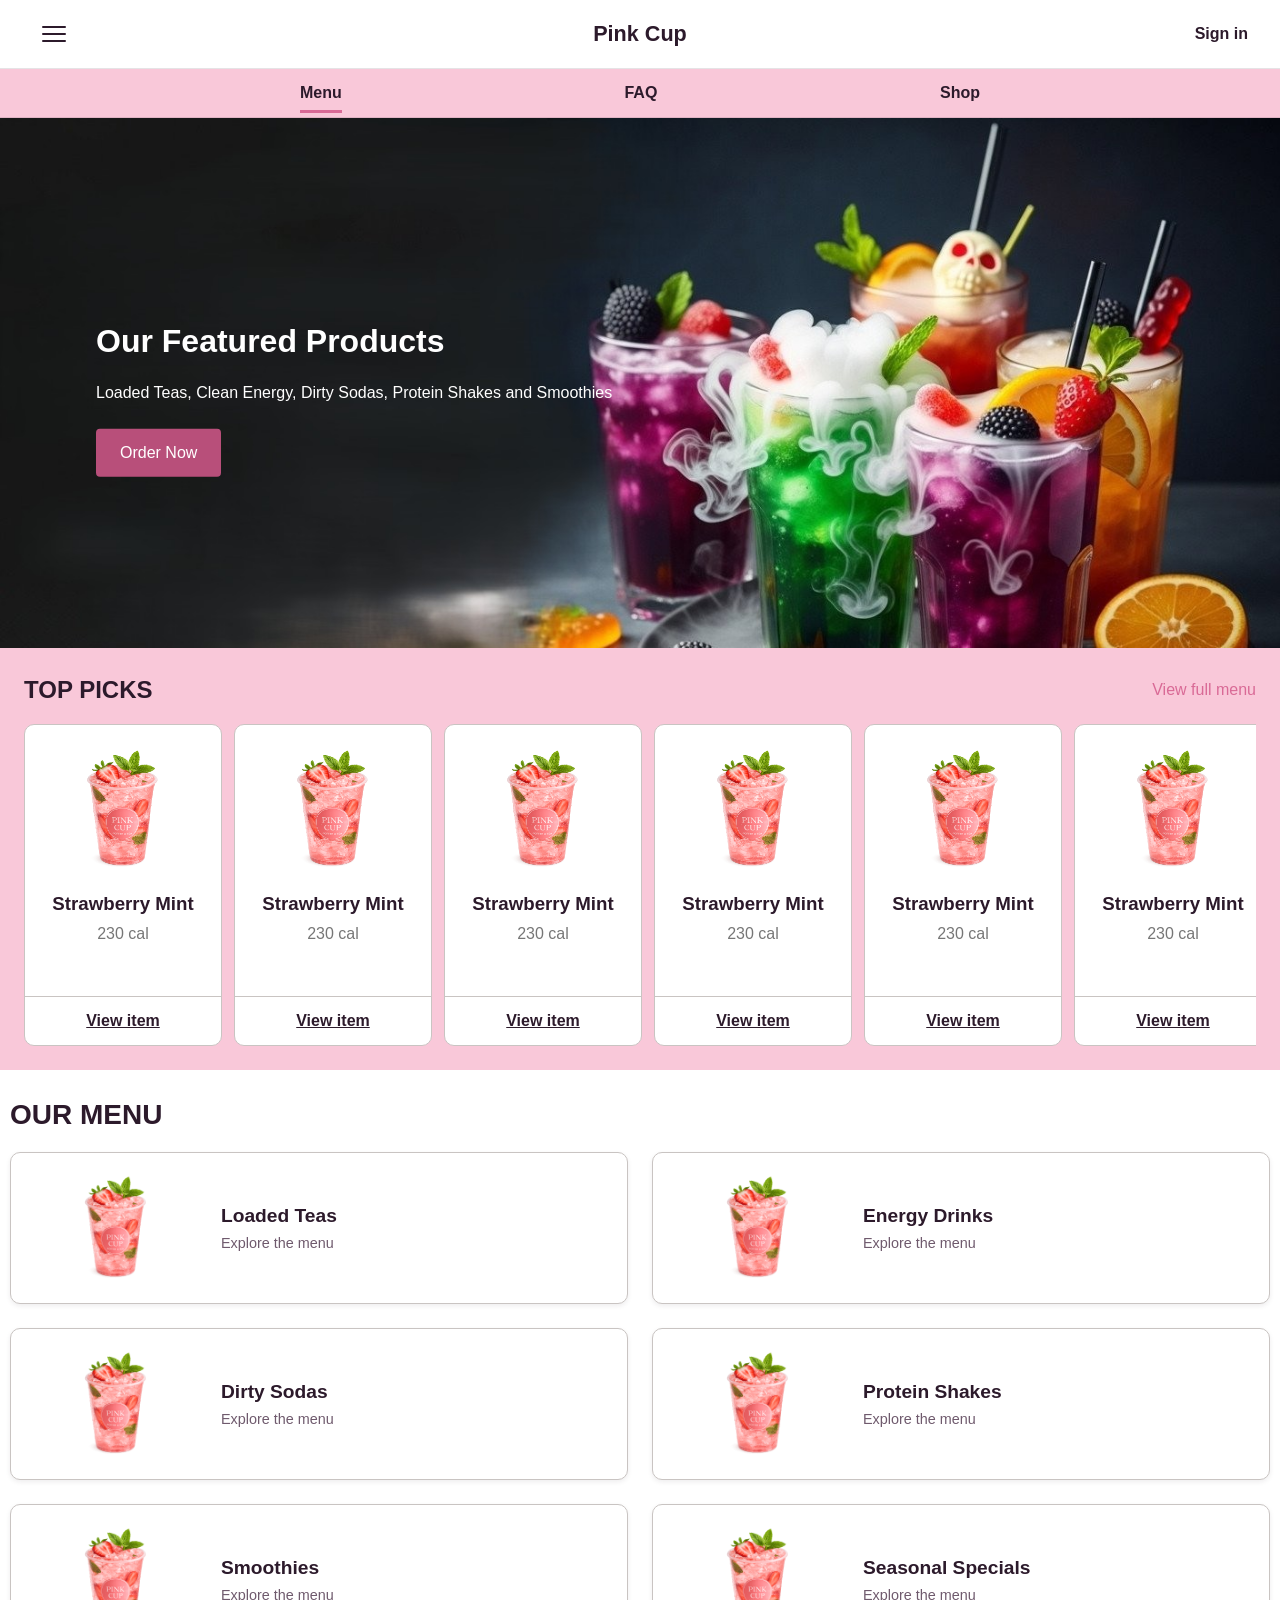
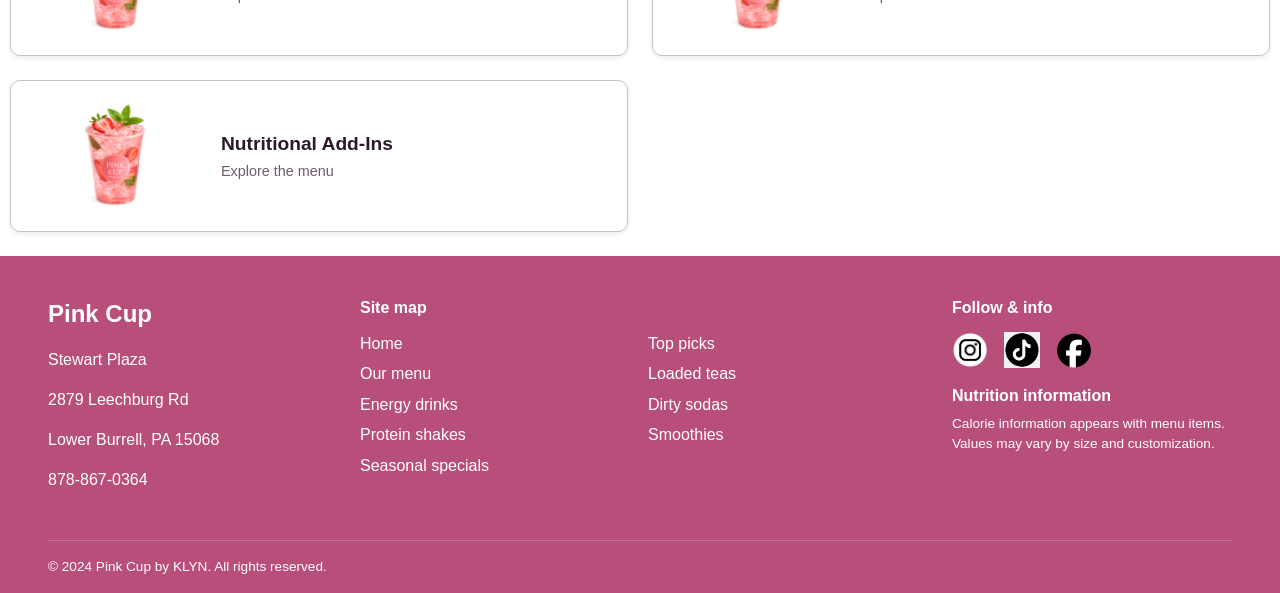
<file: index.html>
<!DOCTYPE html>
<html lang="en">
  <head>
    <meta charset="UTF-8">
    <meta name="viewport" content="width=device-width, initial-scale=1.0">
    <title>Pink Cup by KLYN</title>
    
    <link rel="stylesheet" href="css/styles.css">
    <script src="js/navigation.js" defer></script>
  </head>
  <body>

    <header class="site-header">
      <button class="nav__toggle" type="button" aria-label="Toggle navigation menu" aria-expanded="false" aria-controls="primary-navigation">
        <span></span>
        <span></span>
        <span></span>
      </button>
      <a class="nav__logo" href="index.html">Pink Cup</a>
      <a class="nav__signin" href="#sign-in">Sign in</a>
      <nav class="nav" id="primary-navigation" aria-label="Main navigation" hidden>
      <ul class="nav__links">
        <li><a href="#menu-categories-title">Menu</a></li>
        <li><a href="#shop">Shop</a></li>
        <li><a href="#faq">FAQ</a></li>
        <li><a href="#">Contact</a></li>
      </ul>
      </nav>
    </header>

    <nav class="quick-nav" aria-label="Quick links">
      <div class="quick-nav__links">
        <a class="quick-nav__link quick-nav__link--active" href="#menu-categories-title">Menu</a>
        <a class="quick-nav__link" href="#faq">FAQ</a>
        <a class="quick-nav__link" href="#shop">Shop</a>
      </div>
    </nav>

    <!-- Hero section -->
    <section class="hero" id="home">
      <img src="assets/hero/HalloweenHeroTeas.jpg" alt="pinkCup halloween specials" class="hero__image">

      <div class="hero__content">
        <h1>Our Featured Products</h1>
        <p>Loaded Teas, Clean Energy, Dirty Sodas, Protein Shakes and Smoothies</p>
        <button class="btn">Order Now</button>
      </div>

    </section>

<!-- Featured drinks carousel -->
<section class="featured" id="top-picks">
  <header class="featured__header">
    <h2>Top Picks</h2>
    <a href="#menu-items">View full menu</a>
  </header>

  <div class="carousel" aria-label="Featured Drinks">
    <div class="carousel__track">
      <article class="carousel__container">
        <img src="assets/images/hero-drink-strawberry-mint.webp"
             alt="Iced strawberry mint drink">
        <h3>Strawberry Mint</h3>
        <p>230 cal</p>
        <a class="carousel__cta" href="#menu-items">View item</a>
      </article>
      <!-- Duplicate this article for each product -->
      <article class="carousel__container">
        <img src="assets/images/hero-drink-strawberry-mint.webp"
             alt="Iced strawberry mint drink">
        <h3>Strawberry Mint</h3>
        <p>230 cal</p>
        <a class="carousel__cta" href="#menu-items">View item</a>
      </article>
      <article class="carousel__container">
        <img src="assets/images/hero-drink-strawberry-mint.webp"
             alt="Iced strawberry mint drink">
        <h3>Strawberry Mint</h3>
        <p>230 cal</p>
        <a class="carousel__cta" href="#menu-items">View item</a>
      </article>
            <article class="carousel__container">
        <img src="assets/images/hero-drink-strawberry-mint.webp"
             alt="Iced strawberry mint drink">
        <h3>Strawberry Mint</h3>
        <p>230 cal</p>
        <a class="carousel__cta" href="#menu-items">View item</a>
      </article>
      <article class="carousel__container">
        <img src="assets/images/hero-drink-strawberry-mint.webp"
             alt="Iced strawberry mint drink">
        <h3>Strawberry Mint</h3>
        <p>230 cal</p>
        <a class="carousel__cta" href="#menu-items">View item</a>
      </article>
      <article class="carousel__container">
        <img src="assets/images/hero-drink-strawberry-mint.webp"
             alt="Iced strawberry mint drink">
        <h3>Strawberry Mint</h3>
        <p>230 cal</p>
        <a class="carousel__cta" href="#menu-items">View item</a>
      </article>
    </div>
  </div>
</section>



<!-- Menu categories -->
<section class="menu-categories" aria-labelledby="menu-categories-title">
  <h2 id="menu-categories-title">Our Menu</h2>
  <div class="menu-categories__grid">
    <a class="category-card" href="category.html?category=loaded-teas">
      <img src="assets/images/hero-drink-strawberry-mint.webp" alt="">
      <div class="category-card__copy">
        <h3>Loaded Teas</h3>
        <p>Explore the menu</p>
      </div>
    </a>
    <a class="category-card" href="category.html?category=energy-drinks">
      <img src="assets/images/hero-drink-strawberry-mint.webp" alt="">
      <div class="category-card__copy">
        <h3>Energy Drinks</h3>
        <p>Explore the menu</p>
      </div>
    </a>
    <a class="category-card" href="category.html?category=dirty-sodas">
      <img src="assets/images/hero-drink-strawberry-mint.webp" alt="">
      <div class="category-card__copy">
        <h3>Dirty Sodas</h3>
        <p>Explore the menu</p>
      </div>
    </a>
    <a class="category-card" href="category.html?category=protein-shakes">
      <img src="assets/images/hero-drink-strawberry-mint.webp" alt="">
      <div class="category-card__copy">
        <h3>Protein Shakes</h3>
        <p>Explore the menu</p>
      </div>
    </a>
    <a class="category-card" href="category.html?category=smoothies">
      <img src="assets/images/hero-drink-strawberry-mint.webp" alt="">
      <div class="category-card__copy">
        <h3>Smoothies</h3>
        <p>Explore the menu</p>
      </div>
    </a>
    <a class="category-card" href="category.html?category=seasonal-specials">
      <img src="assets/images/hero-drink-strawberry-mint.webp" alt="">
      <div class="category-card__copy">
        <h3>Seasonal Specials</h3>
        <p>Explore the menu</p>
      </div>
    </a>
        <a class="category-card" href="category.html?category=seasonal-specials">
      <img src="assets/images/hero-drink-strawberry-mint.webp" alt="">
      <div class="category-card__copy">
        <h3>Nutritional Add-Ins</h3>
        <p>Explore the menu</p>
      </div>
    </a>
  </div>
</section>





<footer class="site-footer">
  <div class="site-footer__content">
    <div class="site-footer__brand">
      <a class="site-footer__logo" href="#home">Pink Cup</a>
      <p>Stewart Plaza</p>
      <p>2879 Leechburg Rd</p>
      <p>Lower Burrell, PA 15068</p>
      <p>878-867-0364</p>
    </div>

    <nav class="site-footer__group" aria-label="Site map">
      <h2>Site map</h2>
      <ul class="site-footer__sitemap">
        <li><a href="#home">Home</a></li>
        <li><a href="#top-picks">Top picks</a></li>
        <li><a href="#menu-categories-title">Our menu</a></li>
        <li><a href="category.html?category=loaded-teas">Loaded teas</a></li>
        <li><a href="category.html?category=energy-drinks">Energy drinks</a></li>
        <li><a href="category.html?category=dirty-sodas">Dirty sodas</a></li>
        <li><a href="category.html?category=protein-shakes">Protein shakes</a></li>
        <li><a href="category.html?category=smoothies">Smoothies</a></li>
        <li><a href="category.html?category=seasonal-specials">Seasonal specials</a></li>
      </ul>
    </nav>

    <div class="site-footer__group">
      <h2>Follow &amp; info</h2>
      <nav class="site-footer__socials" aria-label="Social media">
        <a href="#" aria-label="Instagram">
          <img src="assets/logos/InstagramLogo_transparent.png" alt="Instagram Logo">
        </a>
        <a href="#" aria-label="TikTok">
          <img src="assets/logos/TikTokLogo_transparent.png" alt="TikTok Logo">
        </a>
        <a href="#" aria-label="Facebook">
          <img class="site-footer__social-icon--facebook" src="assets/logos/FacebookLogo_transparent.png" alt="Facebook Logo">
        </a>
      </nav>
      <a class="site-footer__nutrition" href="#top-picks">Nutrition information</a>
      <p class="site-footer__note">Calorie information appears with menu items. Values may vary by size and customization.</p>
    </div>
  </div>

  <div class="site-footer__bottom">
    <p>&copy; 2024 Pink Cup by KLYN. All rights reserved.</p>
  </div>
</footer>
  </body>
</html>
</file>
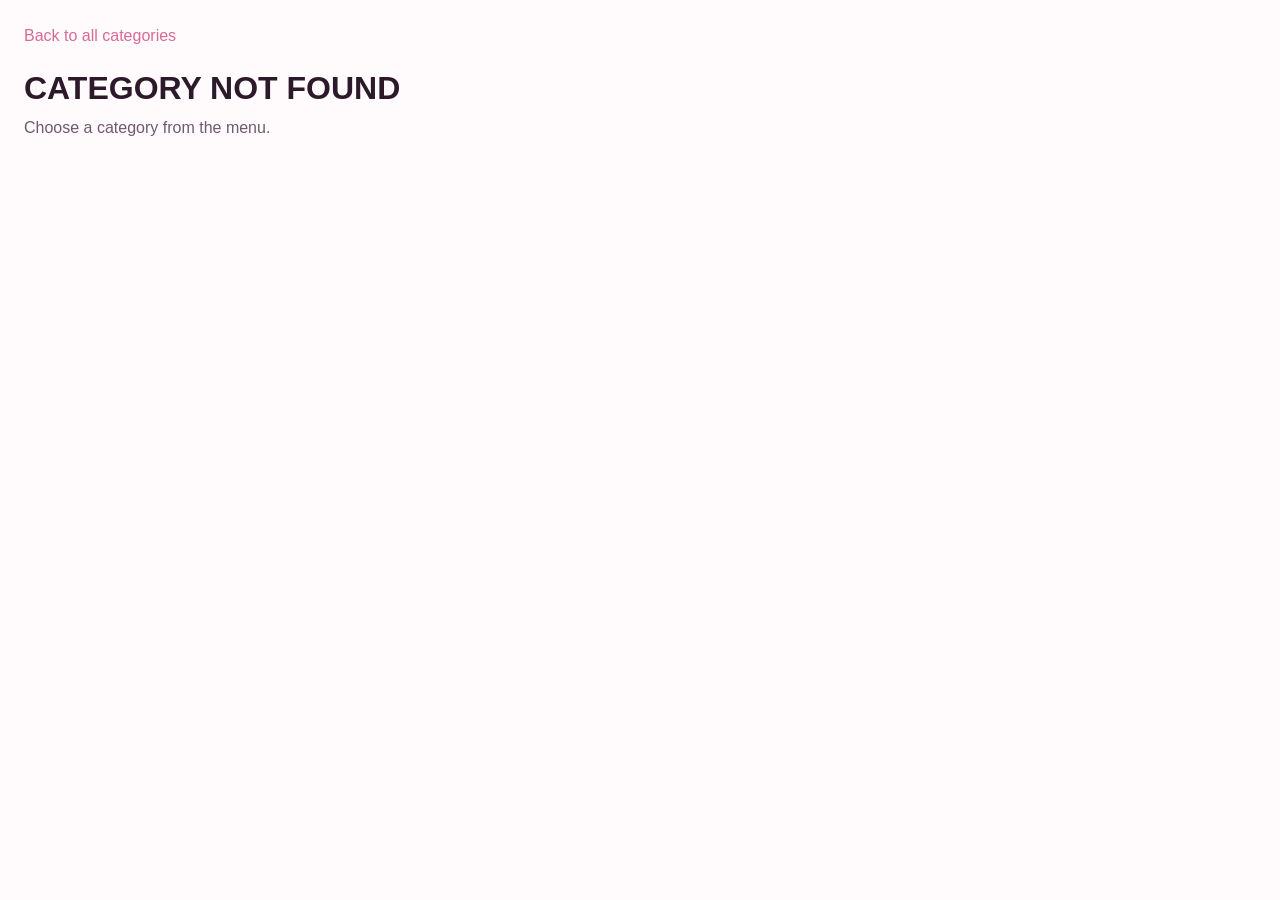
<file: category.html>
<!DOCTYPE html>
<html lang="en">
  <head>
    <meta charset="UTF-8">
    <meta name="viewport" content="width=device-width, initial-scale=1.0">
    <title>Menu Category | Pink Cup</title>
    <link rel="stylesheet" href="css/styles.css">
    <script src="js/category.js" defer></script>
  </head>
  <body>
    <main class="category-page">
      <header class="category-page__header">
        <a href="index.html#menu-categories-title">Back to all categories</a>
        <h1 id="category-title">Menu</h1>
        <p id="category-count"></p>
      </header>
      <section class="category-page__products" id="category-products" aria-label="Menu items"></section>
    </main>
  </body>
</html>
</file>
<file: css/styles.css>
* {
  box-sizing: border-box;
}

:root {
  --bg: #fffafc;
  --text: #2c1a2b;
  --muted: #6f5a6d;
  --primary: #f4a7c0;
  --primary-dark: #d96a96;
  --primary-darkest: #b84f7a;
  --primary-light: #f9c8d9;
  --surface: #ffffff;
  --border: rgba(44, 26, 43, 0.12);
}

html {
  font-size: 16px;
  scroll-behavior: smooth;
}

body {
  margin: 0;
  font-family: Arial, Helvetica, sans-serif;
  background: var(--bg);
  color: var(--text);
  line-height: 1.5;
}

a {
  color: var(--primary-dark);
  text-decoration: none;
}

a:hover {
  text-decoration: underline;
}

img {
  max-width: 100%;
  display: block;
}

button,
input,
textarea,
select {
  font: inherit;
}

.card {
  max-width: 600px;
  margin: 2rem auto;
  padding: 2rem;
  background: var(--surface);
  border-radius: 8px;
  box-shadow: 0 4px 6px rgba(0, 0, 0, 0.1);
}

.badge {
  display: inline-block;
  padding: 0.25rem 0.5rem;
  background: var(--primary);
  color: var(--surface);
  border-radius: 4px;
  font-size: 0.75rem;
  font-weight: bold;
  text-transform: uppercase;
  margin-bottom: 1rem;
}

.background {
  background: var(--primary);
  color: var(--surface);
  padding: 2rem;
  text-align: center;
}

.site-header {
  position: relative;
  z-index: 2;
  display: grid;
  grid-template-columns: 1fr auto 1fr;
  align-items: center;
  min-height: 68px;
  padding: 0.75rem clamp(1rem, 3vw, 2rem);
  background: var(--surface);
  border-bottom: 1px solid var(--border);
}

.quick-nav {
  min-height: 48px;
  padding: 0 clamp(1rem, 3vw, 2rem);
  background: var(--primary-light);
  border-bottom: 1px solid var(--border);
}

.quick-nav__links {
  display: flex;
  align-items: center;
  justify-content: space-between;
  gap: 1rem;
  width: 60%;
  max-width: 680px;
  min-height: 48px;
  margin-inline: auto;
}

.quick-nav__link {
  position: relative;
  padding: 0.5rem 0;
  color: var(--text);
  font-weight: 600;
}

.quick-nav__link--active::after {
  position: absolute;
  right: 0;
  bottom: 0;
  left: 0;
  height: 3px;
  background: var(--primary-dark);
  content: "";
}

.nav__toggle {
  display: flex;
  flex-direction: column;
  justify-content: center;
  gap: 5px;
  width: 44px;
  height: 44px;
  padding: 10px;
  border: 0;
  background: transparent;
  cursor: pointer;
}

.nav__toggle span {
  width: 24px;
  height: 2px;
  border-radius: 2px;
  background: var(--text);
}

.nav__logo {
  justify-self: center;
  color: var(--text);
  font-size: 1.35rem;
  font-weight: 800;
}

.nav__signin {
  justify-self: end;
  color: var(--text);
  font-weight: 600;
}

.nav {
  position: absolute;
  top: 100%;
  left: 0;
  width: 100%;
  padding: 0.75rem clamp(1rem, 3vw, 2rem);
  background: var(--surface);
  border-bottom: 1px solid var(--border);
  box-shadow: 0 4px 8px rgba(44, 26, 43, 0.08);
}

.nav[hidden] {
  display: none;
}

.nav__links {
  list-style: none;
  display: grid;
  gap: 0.25rem;
  margin: 0;
  padding: 0;
}

.nav__links a {
  display: block;
  padding: 0.5rem 0;
  color: var(--text);
}

.hero {
  position: relative;
}

.hero__image {
  width: 100%;
  height: auto;
}

.hero__content {
  position: absolute;
  top: 50%;
  left: clamp(1rem, 5vw, 4rem);
  transform: translateY(-50%);
  max-width: 600px;
  padding: 2rem;
  text-align: left;
  color: var(--surface);
}

.hero__content h1 {
  font-size: 2rem;
  margin-bottom: 1rem;
}

.hero__content p {
  font-size: 1rem;
  margin-bottom: 1.5rem;
}

.hero__content button {
  background: var(--primary-darkest);
  color: var(--surface);
  border: none;
  padding: 0.75rem 1.5rem;
  font-size: 1rem;
  border-radius: 4px;
  cursor: pointer;
}

.featured {
  padding: 1.5rem;
  background: var(--primary-light);
  /* background: #f5f1ef; */
}

.featured__header {
  display: flex;
  justify-content: space-between;
  align-items: center;
  margin-bottom: 1rem;
}

.featured__header h2 {
  margin: 0;
  text-transform: uppercase;
}

.carousel {
  overflow-x: auto;
  scroll-snap-type: x mandatory;
}

.carousel__track {
  display: flex;
  gap: 0.75rem;
}

.carousel__container {
  flex: 0 0 198px;
  display: flex;
  flex-direction: column;
  align-items: center;
  min-height: 322px;
  padding-top: 0.75rem;
  overflow: hidden;
  background: #fff;
  border: 1px solid #c9c4c2;
  border-radius: 10px;
  text-align: center;
  scroll-snap-align: start;
}

.carousel__container img {
  width: 100%;
  height: 145px;
  object-fit: contain;
}

.carousel__container h3 {
  margin: 0.5rem 0 0;
  padding: 0 0.5rem;
}

.carousel__container p {
  margin: 0.25rem 0 1rem;
  color: #777;
}

.carousel__cta {
  width: 100%;
  margin-top: auto;
  padding: 0.75rem;
  border-top: 1px solid #c9c4c2;
  color: var(--text);
  font-weight: bold;
  text-decoration: underline;
}

.menu-categories {
  padding: 1.5rem 10px;
  background: var(--surface);
}

.menu-categories > h2 {
  margin: 0 0 1rem;
  font-size: 1.75rem;
  text-transform: uppercase;
}

.menu-categories__grid {
  display: grid;
  grid-template-columns: repeat(2, minmax(0, 1fr));
  gap: 1.5rem;
}

.category-card {
  min-height: 152px;
  display: flex;
  align-items: center;
  gap: 1.25rem;
  padding: 0.75rem 1.25rem;
  background: var(--surface);
  border: 1px solid #c9c4c2;
  border-radius: 10px;
  box-shadow: 0 2px 5px rgba(44, 26, 43, 0.08);
  color: var(--text);
  text-decoration: none;
}

.category-card:hover {
  text-decoration: none;
  box-shadow: 0 3px 8px rgba(44, 26, 43, 0.14);
}

.category-card img {
  flex: 0 0 170px;
  width: 170px;
  height: 120px;
  object-fit: contain;
}

.category-card__copy h3 {
  margin: 0;
  font-size: 1.2rem;
}

.category-card__copy p {
  margin: 0.15rem 0 0;
  color: var(--muted);
  font-size: 0.9rem;
}

.category-page {
  padding: 1.5rem;
}

.category-page__header {
  margin-bottom: 1.5rem;
}

.category-page__header h1 {
  margin: 1rem 0 0;
  text-transform: uppercase;
}

.category-page__header p {
  margin: 0.25rem 0 0;
  color: var(--muted);
}

.category-page__products {
  display: grid;
  grid-template-columns: repeat(auto-fit, minmax(min(100%, 198px), 1fr));
  gap: 1.5rem;
}

.category-page__products .carousel__container {
  width: 100%;
  flex-basis: auto;
}

.site-footer {
  padding: 2.5rem clamp(1rem, 4vw, 3rem) 1rem;
  background: var(--primary-darkest);
  color: var(--surface);
}

.site-footer__content {
  display: grid;
  grid-template-columns: minmax(150px, 1fr) minmax(320px, 2fr) minmax(180px, 1fr);
  gap: 2rem;
  max-width: 1200px;
  margin-inline: auto;
}

.site-footer a {
  color: inherit;
}

.site-footer__logo {
  font-size: 1.5rem;
  font-weight: 800;
}

.site-footer__brand p,
.site-footer__note {
  color: var(--surface);
}

.site-footer__group h2 {
  margin: 0 0 0.75rem;
  font-size: 1rem;
}

.site-footer__sitemap {
  display: grid;
  grid-template-columns: repeat(2, minmax(0, 1fr));
  gap: 0.4rem 1rem;
  margin: 0;
  padding: 0;
  list-style: none;
}

.site-footer__socials {
  display: flex;
  align-items: center;
  flex-wrap: wrap;
  gap: 0.5rem 1rem;
}

.site-footer__socials a {
  display: grid;
  place-items: center;
  width: 36px;
  height: 36px;
}

.site-footer__socials img {
  width: 100%;
  height: 100%;
  object-fit: contain;
}

.site-footer__social-icon--facebook {
  filter: invert(1);
}

.site-footer__socials a:focus-visible {
  outline: 3px solid var(--primary-light);
  outline-offset: 3px;
}

.site-footer__nutrition {
  display: inline-block;
  margin-top: 1rem;
  font-weight: 700;
}

.site-footer__note {
  margin: 0.35rem 0 0;
  font-size: 0.85rem;
}

.site-footer__bottom {
  max-width: 1200px;
  margin: 2rem auto 0;
  padding-top: 1rem;
  border-top: 1px solid rgba(255, 255, 255, 0.2);
  font-size: 0.85rem;
}

.site-footer__bottom p {
  margin: 0;
}

@media (max-width: 680px) {
  .site-footer__content {
    grid-template-columns: 1fr;
    gap: 1.5rem;
  }

  .quick-nav__links {
    width: 100%;
  }

  .menu-categories__grid {
    grid-template-columns: 1fr;
  }
}
</file>
